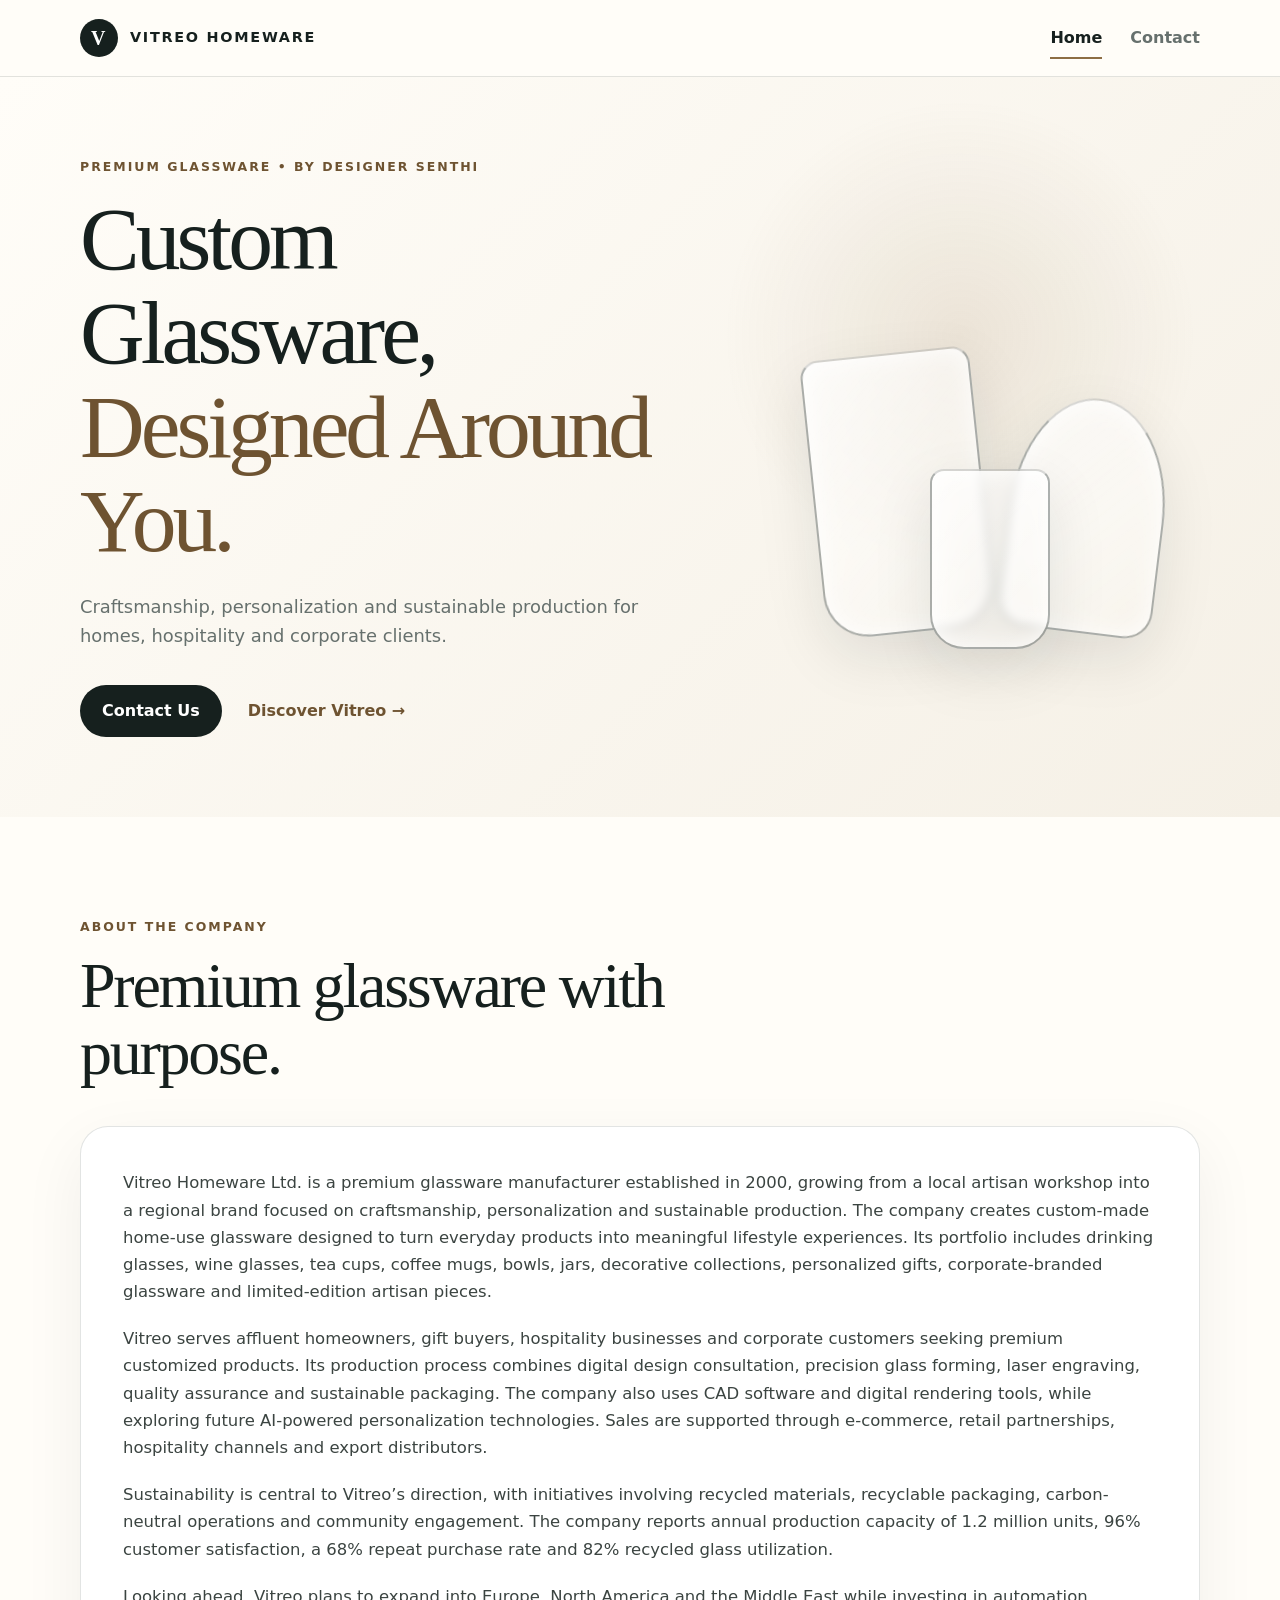
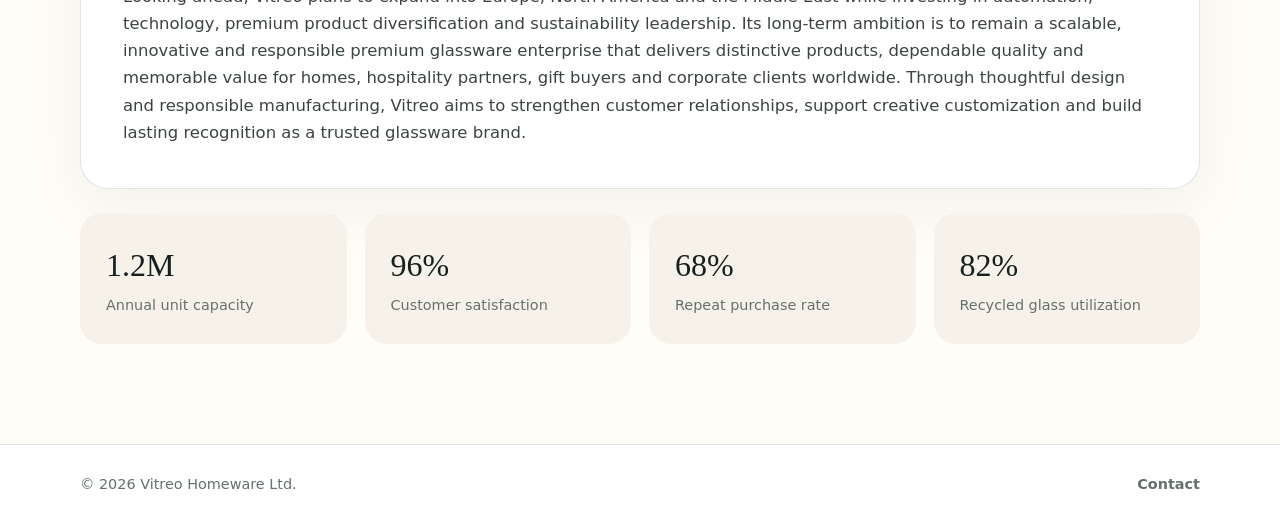
<file: index.html>
<!DOCTYPE html>
<html lang="en">
<head>
  <meta charset="UTF-8">
  <meta name="viewport" content="width=device-width, initial-scale=1.0">
  <meta name="description" content="Vitreo Homeware Ltd. - Custom premium glassware designed around you.">
  <title>Vitreo Homeware | Home</title>
  <link rel="stylesheet" href="styles.css">
</head>
<body>
  <header class="site-header">
    <div class="container nav-wrap">
      <a class="brand" href="index.html" aria-label="Vitreo Homeware home">
        <span class="brand-mark">V</span>
        <span>VITREO HOMEWARE</span>
      </a>
      <nav aria-label="Primary navigation">
        <a class="active" href="index.html">Home</a>
        <a href="contact.html">Contact</a>
      </nav>
    </div>
  </header>

  <main>
    <section class="hero">
      <div class="container hero-grid">
        <div>
          <p class="eyebrow">Premium Glassware • By designer senthi</p>
          <h1>Custom Glassware,<br><span>Designed Around You.</span></h1>
          <p class="hero-copy">Craftsmanship, personalization and sustainable production for homes, hospitality and corporate clients.</p>
          <div class="hero-actions">
            <a class="button" href="contact.html">Contact Us</a>
            <a class="text-link" href="#about">Discover Vitreo →</a>
          </div>
        </div>
        <div class="glass-art" aria-hidden="true">
          <div class="glass glass-one"></div>
          <div class="glass glass-two"></div>
          <div class="glass glass-three"></div>
        </div>
      </div>
    </section>

    <section class="about-section" id="about">
      <div class="container">
        <div class="section-heading">
          <p class="eyebrow">About the company</p>
          <h2>Premium glassware with purpose.</h2>
        </div>
        <div class="about-card">
          <p>Vitreo Homeware Ltd. is a premium glassware manufacturer established in 2000, growing from a local artisan workshop into a regional brand focused on craftsmanship, personalization and sustainable production. The company creates custom-made home-use glassware designed to turn everyday products into meaningful lifestyle experiences. Its portfolio includes drinking glasses, wine glasses, tea cups, coffee mugs, bowls, jars, decorative collections, personalized gifts, corporate-branded glassware and limited-edition artisan pieces.</p><p>Vitreo serves affluent homeowners, gift buyers, hospitality businesses and corporate customers seeking premium customized products. Its production process combines digital design consultation, precision glass forming, laser engraving, quality assurance and sustainable packaging. The company also uses CAD software and digital rendering tools, while exploring future AI-powered personalization technologies. Sales are supported through e-commerce, retail partnerships, hospitality channels and export distributors.</p><p>Sustainability is central to Vitreo’s direction, with initiatives involving recycled materials, recyclable packaging, carbon-neutral operations and community engagement. The company reports annual production capacity of 1.2 million units, 96% customer satisfaction, a 68% repeat purchase rate and 82% recycled glass utilization.</p><p>Looking ahead, Vitreo plans to expand into Europe, North America and the Middle East while investing in automation, technology, premium product diversification and sustainability leadership. Its long-term ambition is to remain a scalable, innovative and responsible premium glassware enterprise that delivers distinctive products, dependable quality and memorable value for homes, hospitality partners, gift buyers and corporate clients worldwide. Through thoughtful design and responsible manufacturing, Vitreo aims to strengthen customer relationships, support creative customization and build lasting recognition as a trusted glassware brand.</p>
        </div>
        <div class="stats" aria-label="Company highlights">
          <div><strong>1.2M</strong><span>Annual unit capacity</span></div>
          <div><strong>96%</strong><span>Customer satisfaction</span></div>
          <div><strong>68%</strong><span>Repeat purchase rate</span></div>
          <div><strong>82%</strong><span>Recycled glass utilization</span></div>
        </div>
      </div>
    </section>
  </main>

  <footer>
    <div class="container footer-wrap">
      <span>© 2026 Vitreo Homeware Ltd.</span>
      <a href="contact.html">Contact</a>
    </div>
  </footer>
</body>
</html>
</file>
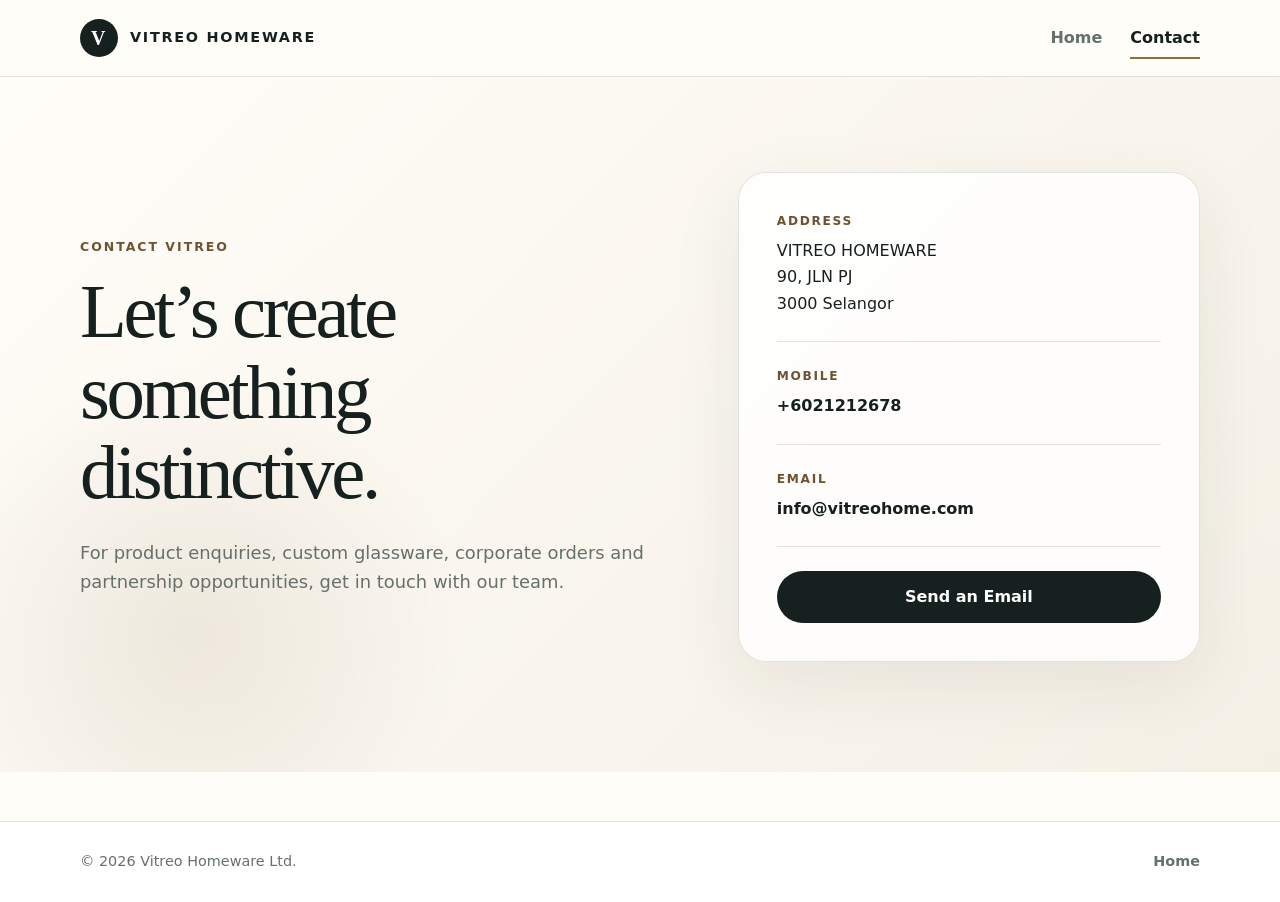
<file: contact.html>
<!DOCTYPE html>
<html lang="en">
<head>
  <meta charset="UTF-8">
  <meta name="viewport" content="width=device-width, initial-scale=1.0">
  <meta name="description" content="Contact Vitreo Homeware.">
  <title>Vitreo Homeware | Contact</title>
  <link rel="stylesheet" href="styles.css">
</head>
<body>
  <header class="site-header">
    <div class="container nav-wrap">
      <a class="brand" href="index.html" aria-label="Vitreo Homeware home">
        <span class="brand-mark">V</span>
        <span>VITREO HOMEWARE</span>
      </a>
      <nav aria-label="Primary navigation">
        <a href="index.html">Home</a>
        <a class="active" href="contact.html">Contact</a>
      </nav>
    </div>
  </header>

  <main class="contact-main">
    <section class="contact-hero">
      <div class="container contact-grid">
        <div>
          <p class="eyebrow">Contact Vitreo</p>
          <h1>Let’s create something distinctive.</h1>
          <p class="hero-copy">For product enquiries, custom glassware, corporate orders and partnership opportunities, get in touch with our team.</p>
        </div>

        <div class="contact-card">
          <div class="contact-item">
            <span class="contact-label">Address</span>
            <address>VITREO HOMEWARE<br>90, JLN PJ<br>3000 Selangor</address>
          </div>
          <div class="contact-item">
            <span class="contact-label">Mobile</span>
            <a href="tel:+6021212678">+6021212678</a>
          </div>
          <div class="contact-item">
            <span class="contact-label">Email</span>
            <a href="mailto:info@vitreohome.com">info@vitreohome.com</a>
          </div>
          <a class="button full-width" href="mailto:info@vitreohome.com">Send an Email</a>
        </div>
      </div>
    </section>
  </main>

  <footer>
    <div class="container footer-wrap">
      <span>© 2026 Vitreo Homeware Ltd.</span>
      <a href="index.html">Home</a>
    </div>
  </footer>
</body>
</html>
</file>
<file: styles.css>
* {
  box-sizing: border-box;
}

:root {
  --ink: #16201e;
  --muted: #66706d;
  --cream: #f6f2e9;
  --paper: #fffdf8;
  --accent: #8d6d43;
  --accent-dark: #6e5331;
  --line: rgba(22, 32, 30, 0.12);
}

html {
  scroll-behavior: smooth;
}

body {
  margin: 0;
  font-family: Inter, ui-sans-serif, system-ui, -apple-system, BlinkMacSystemFont, "Segoe UI", sans-serif;
  color: var(--ink);
  background: var(--paper);
  line-height: 1.65;
}

a {
  color: inherit;
}

.container {
  width: min(1120px, calc(100% - 40px));
  margin: 0 auto;
}

.site-header {
  position: sticky;
  top: 0;
  z-index: 20;
  border-bottom: 1px solid var(--line);
  background: rgba(255, 253, 248, 0.94);
  backdrop-filter: blur(12px);
}

.nav-wrap {
  min-height: 76px;
  display: flex;
  align-items: center;
  justify-content: space-between;
  gap: 24px;
}

.brand {
  display: inline-flex;
  align-items: center;
  gap: 12px;
  font-size: 0.9rem;
  font-weight: 800;
  letter-spacing: 0.12em;
  text-decoration: none;
}

.brand-mark {
  width: 38px;
  height: 38px;
  display: grid;
  place-items: center;
  border-radius: 50%;
  color: white;
  background: var(--ink);
  font-family: Georgia, serif;
  font-size: 1.25rem;
}

nav {
  display: flex;
  gap: 28px;
}

nav a {
  position: relative;
  text-decoration: none;
  font-weight: 650;
  color: var(--muted);
}

nav a:hover,
nav a.active {
  color: var(--ink);
}

nav a.active::after {
  content: "";
  position: absolute;
  left: 0;
  right: 0;
  bottom: -8px;
  height: 2px;
  background: var(--accent);
}

.hero {
  overflow: hidden;
  background:
    radial-gradient(circle at 75% 35%, rgba(141, 109, 67, 0.13), transparent 22%),
    linear-gradient(135deg, #fffdf8 0%, #f5f0e6 100%);
}

.hero-grid {
  min-height: 610px;
  display: grid;
  grid-template-columns: 1.15fr 0.85fr;
  align-items: center;
  gap: 60px;
  padding: 80px 0;
}

.eyebrow {
  margin: 0 0 14px;
  color: var(--accent-dark);
  font-size: 0.78rem;
  font-weight: 800;
  letter-spacing: 0.16em;
  text-transform: uppercase;
}

h1, h2 {
  margin-top: 0;
  font-family: Georgia, "Times New Roman", serif;
  font-weight: 500;
  line-height: 1.05;
}

h1 {
  margin-bottom: 24px;
  font-size: clamp(3rem, 7vw, 5.9rem);
  letter-spacing: -0.045em;
}

h1 span {
  color: var(--accent-dark);
}

h2 {
  margin-bottom: 0;
  font-size: clamp(2.4rem, 5vw, 4rem);
  letter-spacing: -0.035em;
}

.hero-copy {
  max-width: 680px;
  margin: 0;
  color: var(--muted);
  font-size: 1.12rem;
}

.hero-actions {
  display: flex;
  align-items: center;
  gap: 26px;
  margin-top: 34px;
  flex-wrap: wrap;
}

.button {
  display: inline-block;
  padding: 13px 22px;
  border-radius: 999px;
  color: white;
  background: var(--ink);
  text-decoration: none;
  font-weight: 750;
  transition: transform 0.2s ease, background 0.2s ease;
}

.button:hover {
  transform: translateY(-2px);
  background: var(--accent-dark);
}

.text-link {
  color: var(--accent-dark);
  font-weight: 750;
  text-decoration: none;
}

.glass-art {
  position: relative;
  height: 420px;
}

.glass {
  position: absolute;
  bottom: 24px;
  border: 2px solid rgba(22, 32, 30, 0.35);
  border-top-color: rgba(22, 32, 30, 0.16);
  background: linear-gradient(135deg, rgba(255,255,255,0.75), rgba(255,255,255,0.15));
  box-shadow: inset 0 0 24px rgba(255,255,255,0.9), 0 22px 60px rgba(22,32,30,0.1);
  backdrop-filter: blur(5px);
}

.glass-one {
  left: 14%;
  width: 170px;
  height: 280px;
  border-radius: 18px 18px 45px 45px;
  transform: rotate(-6deg);
}

.glass-two {
  right: 8%;
  width: 155px;
  height: 235px;
  border-radius: 50% 50% 28px 28px;
  transform: rotate(7deg);
}

.glass-three {
  left: 40%;
  bottom: 8px;
  width: 120px;
  height: 180px;
  border-radius: 14px 14px 34px 34px;
}

.about-section {
  padding: 100px 0;
}

.section-heading {
  max-width: 720px;
  margin-bottom: 40px;
}

.about-card {
  padding: 42px;
  border: 1px solid var(--line);
  border-radius: 28px;
  background: white;
  box-shadow: 0 20px 65px rgba(22, 32, 30, 0.06);
}

.about-card p {
  margin: 0 0 20px;
  color: #3b4441;
  font-size: 1.03rem;
}

.about-card p:last-child {
  margin-bottom: 0;
}

.stats {
  display: grid;
  grid-template-columns: repeat(4, 1fr);
  gap: 18px;
  margin-top: 24px;
}

.stats div {
  padding: 26px;
  border-radius: 22px;
  background: var(--cream);
}

.stats strong {
  display: block;
  font-family: Georgia, serif;
  font-size: 2rem;
  font-weight: 500;
}

.stats span {
  color: var(--muted);
  font-size: 0.9rem;
}

.contact-main {
  min-height: calc(100vh - 156px);
}

.contact-hero {
  padding: 95px 0 110px;
  background:
    radial-gradient(circle at 15% 80%, rgba(141, 109, 67, 0.12), transparent 22%),
    linear-gradient(135deg, #fffdf8 0%, #f5f0e6 100%);
}

.contact-grid {
  display: grid;
  grid-template-columns: 1fr 0.8fr;
  gap: 80px;
  align-items: center;
}

.contact-grid h1 {
  font-size: clamp(3rem, 6vw, 5.2rem);
}

.contact-card {
  padding: 38px;
  border: 1px solid var(--line);
  border-radius: 28px;
  background: rgba(255,255,255,0.82);
  box-shadow: 0 22px 70px rgba(22, 32, 30, 0.08);
}

.contact-item {
  padding: 0 0 24px;
  margin-bottom: 24px;
  border-bottom: 1px solid var(--line);
}

.contact-label {
  display: block;
  margin-bottom: 7px;
  color: var(--accent-dark);
  font-size: 0.76rem;
  font-weight: 800;
  letter-spacing: 0.14em;
  text-transform: uppercase;
}

.contact-item address {
  font-style: normal;
}

.contact-item a {
  color: var(--ink);
  font-weight: 700;
  text-decoration: none;
}

.contact-item a:hover {
  color: var(--accent-dark);
}

.full-width {
  width: 100%;
  text-align: center;
}

footer {
  border-top: 1px solid var(--line);
  background: white;
}

.footer-wrap {
  min-height: 80px;
  display: flex;
  justify-content: space-between;
  align-items: center;
  gap: 20px;
  color: var(--muted);
  font-size: 0.9rem;
}

.footer-wrap a {
  text-decoration: none;
  font-weight: 700;
}

@media (max-width: 820px) {
  .hero-grid,
  .contact-grid {
    grid-template-columns: 1fr;
  }

  .hero-grid {
    min-height: auto;
  }

  .glass-art {
    height: 310px;
  }

  .stats {
    grid-template-columns: repeat(2, 1fr);
  }

  .contact-grid {
    gap: 48px;
  }
}

@media (max-width: 560px) {
  .container {
    width: min(100% - 28px, 1120px);
  }

  .nav-wrap {
    min-height: 68px;
  }

  .brand {
    font-size: 0.72rem;
  }

  .brand-mark {
    width: 34px;
    height: 34px;
  }

  nav {
    gap: 16px;
  }

  .hero-grid,
  .about-section,
  .contact-hero {
    padding-top: 64px;
    padding-bottom: 64px;
  }

  .glass-art {
    display: none;
  }

  .about-card,
  .contact-card {
    padding: 26px;
    border-radius: 22px;
  }

  .stats {
    grid-template-columns: 1fr;
  }

  .footer-wrap {
    padding: 18px 0;
    flex-direction: column;
    align-items: flex-start;
  }
}
</file>
